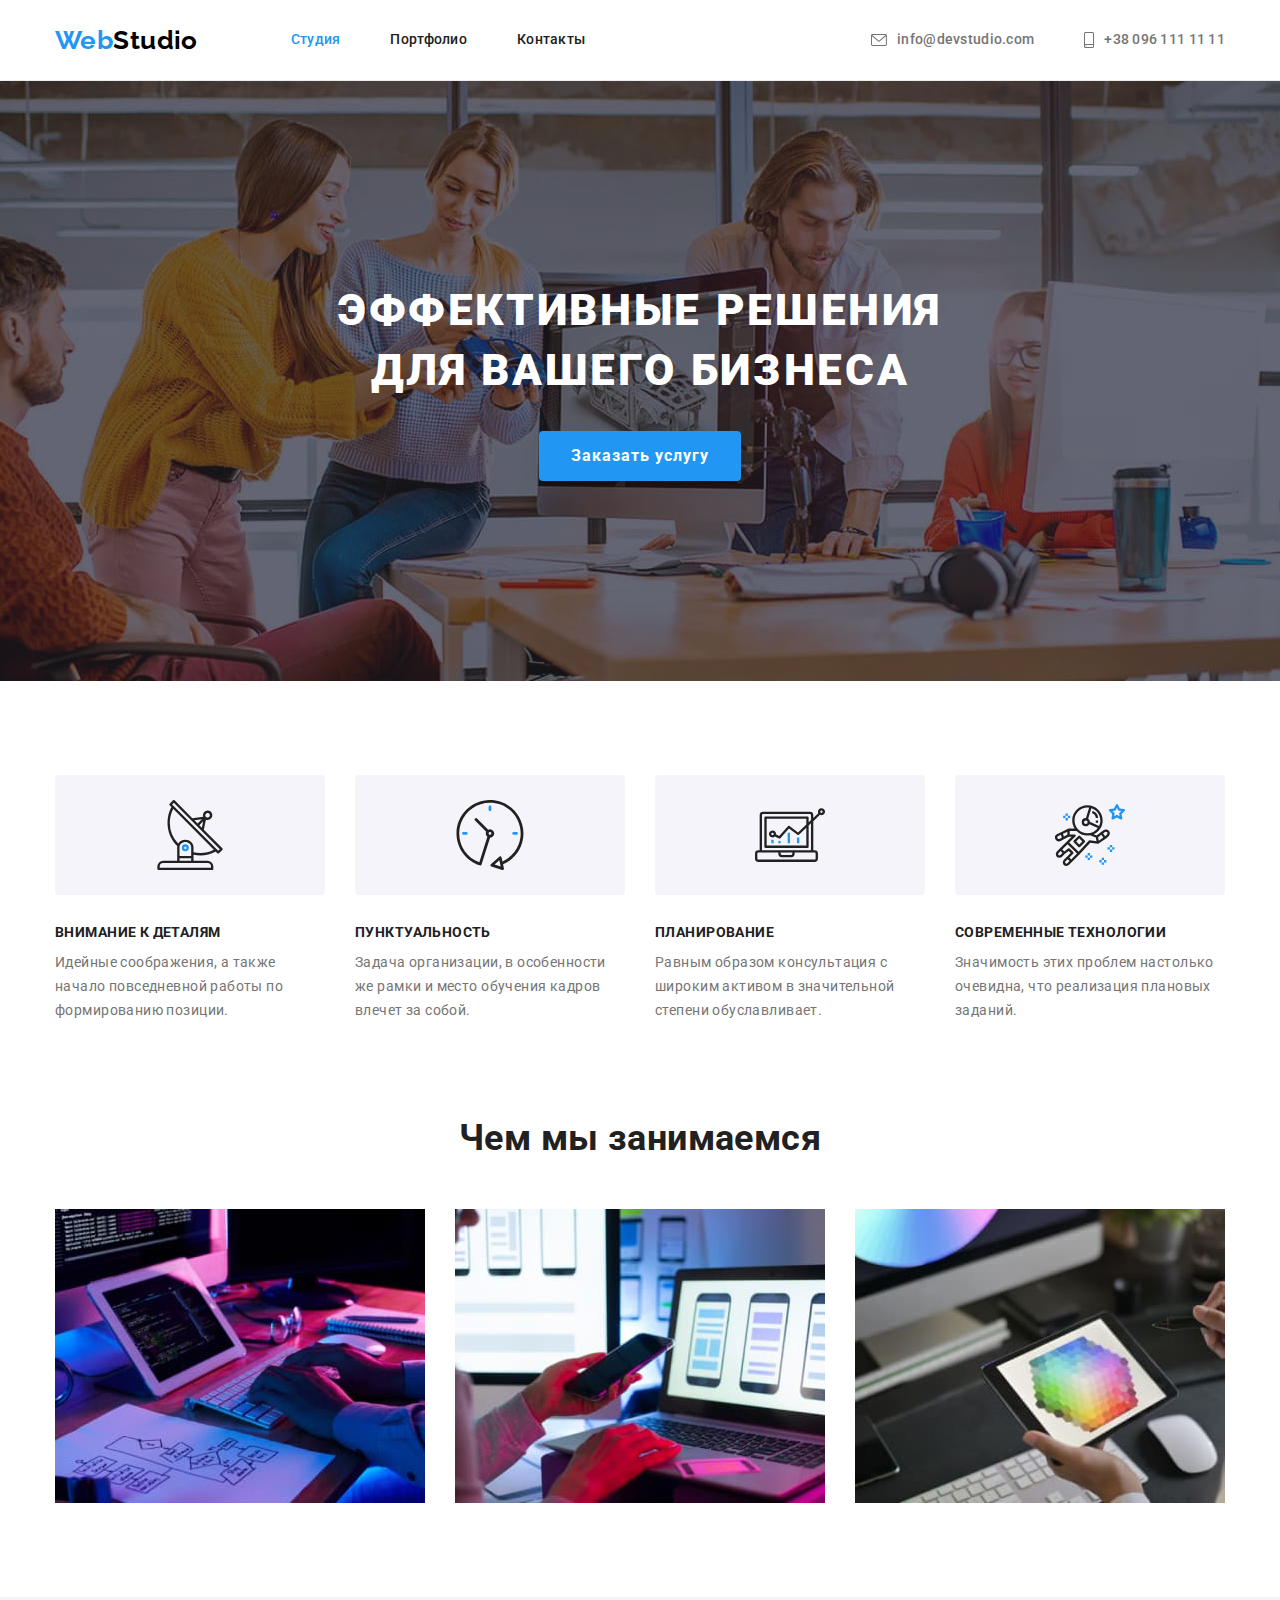
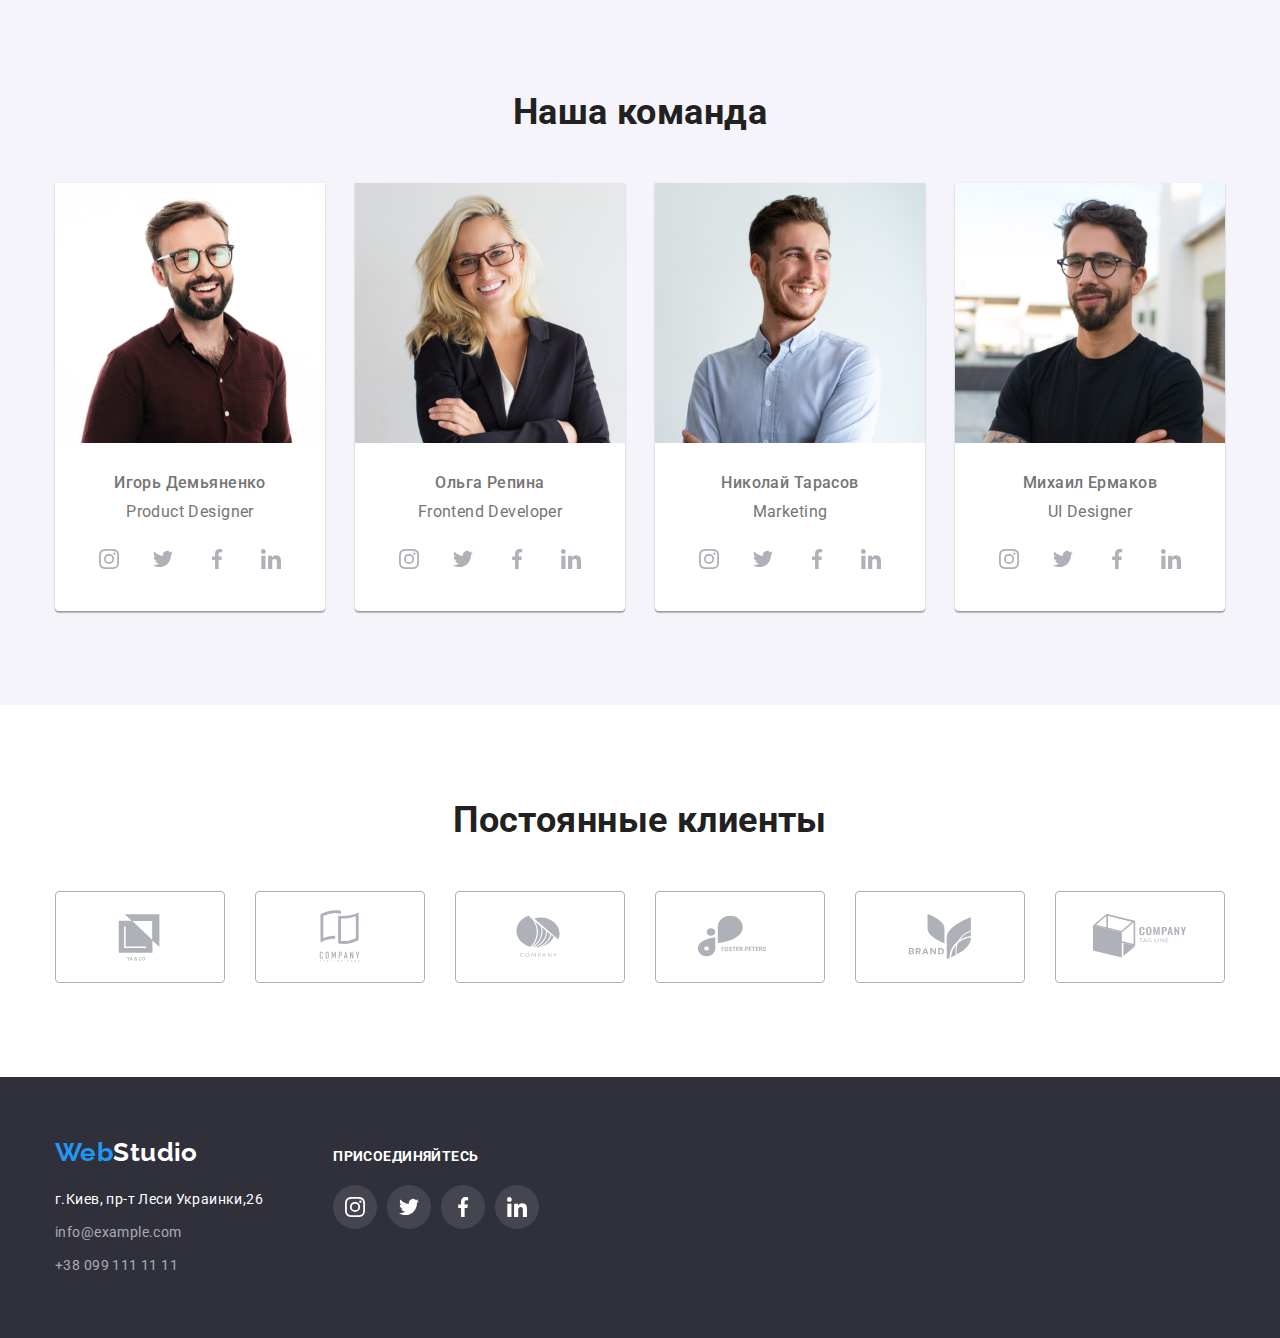
<file: index.html>
<!DOCTYPE html>
<html lang="ru">
	<head>
		<meta charset="UTF-8" />
		<meta http-equiv="X-UA-Compatible" content="IE=edge" />
		<meta name="viewport" content="width=device-width, initial-scale=1.0" />
		<title>Document</title>
		<link rel="preconnect" href="https://fonts.googleapis.com" />
		<link rel="preconnect" href="https://fonts.gstatic.com" crossorigin />
		<link
			href="https://fonts.googleapis.com/css2?family=Raleway:wght@700&family=Roboto:wght@400;500;700;900&display=swap"
			rel="stylesheet"
		/>
		<link
			rel="stylesheet"
			href="https://cdnjs.cloudflare.com/ajax/libs/modern-normalize/1.1.0/modern-normalize.min.css"
		/>
		<link rel="stylesheet" href="./css/styles.css" />
	</head>

	<body>
		<!-- Секція Header -->
		<header class="header">
			<div class="container main-nav">
				<nav class="header-nav main-nav">
					<a class="logo" href="./index.html"> <span class="accent">Web</span>Studio</a>
					<ul class="header-list list">
						<li class="header-item">
							<a class="header-link current" href="./index.html">Студия</a>
						</li>
						<li class="header-item">
							<a class="header-link" href="./portfolio.html">Портфолио</a>
						</li>
						<li class="header-item"><a class="header-link" href="#">Контакты</a></li>
					</ul>
				</nav>
				<ul class="header-contacts-list list">
					<li class="header-contacts-item">
						<a class="contacts-link" href="mailto:info@example.com">
							<svg class="contacts-icon" width="16" height="12">
								<use href="./images/icons.svg#envelope"></use></svg
							>info@devstudio.com
						</a>
					</li>
					<li class="header-contacts-item">
						<a class="contacts-link" href="tel:+380991111111">
							<svg class="contacts-icon" width="10" height="16">
								<use href="./images/icons.svg#smartphone"></use></svg
							>+38 096 111 11 11
						</a>
					</li>
				</ul>
			</div>
		</header>

		<main>
			<!-- Секція Hero -->
			<section class="hero">
				<div class="container">
					<h1 class="hero-title">
						Эффективные решения <br />
						для вашего бизнеса
					</h1>
					<button class="hero-batton" type="button">Заказать услугу</button>
				</div>
			</section>
			<!-- Секція Benefits -->
			<section class="benefits section">
				<div class="container">
					<h2 class="benefit-title visually-hidden">Достоинства компании</h2>
					<ul class="benefits-list list">
						<li class="benefits-item">
							<div class="benefits-thumb">
								<svg class="benefits-icon" width="70" height="70">
									<use href="./images/icons.svg#antenna"></use>
								</svg>
							</div>
							<h3 class="benefits-title">Внимание к деталям</h3>
							<p> Идейные соображения, а также начало повседневной работы по формированию позиции. </p>
						</li>
						<li class="benefits-item">
							<div class="benefits-thumb">
								<svg class="benefits-icon" width="70" height="70">
									<use href="./images/icons.svg#clock"></use>
								</svg>
							</div>
							<h3 class="benefits-title">Пунктуальность</h3>
							<p> Задача организации, в особенности же рамки и место обучения кадров влечет за собой. </p>
						</li>
						<li class="benefits-item">
							<div class="benefits-thumb">
								<svg class="benefits-icon" width="70" height="70">
									<use href="./images/icons.svg#diagram"></use>
								</svg>
							</div>
							<h3 class="benefits-title">Планирование</h3>
							<p> Равным образом консультация с широким активом в значительной степени обуславливает. </p>
						</li>
						<li class="benefits-item">
							<div class="benefits-thumb">
								<svg class="benefits-icon" width="70" height="70">
									<use href="./images/icons.svg#astronaut"></use>
								</svg>
							</div>
							<h3 class="benefits-title">Современные технологии</h3>
							<p>Значимость этих проблем настолько очевидна, что реализация плановых заданий.</p>
						</li>
					</ul>
				</div>
			</section>
			<!-- Секція About -->
			<section class="about section">
				<div class="container">
					<h2 class="about-title">Чем мы занимаемся</h2>
					<ul class="about-list card-set list">
						<li class="about-item card-set-item">
							<img class="about-img img" src="./images/img_1.jpg" alt="процес_програмиования" width="370" />
						</li>
						<li class="about-item card-set-item">
							<img class="about-img img" src="./images/img_2.jpg" alt="девушка_звонит" width="370" />
						</li>
						<li class="about-item card-set-item">
							<img class="about-img img" src="./images/img_3.jpg" alt="выбор_цвета_палитры" width="370" />
						</li>
					</ul>
				</div>
			</section>
			<!-- Секція Team -->
			<section class="team section">
				<div class="container">
					<h2 class="team-title">Наша команда</h2>
					<ul class="team-list card-set list">
						<li class="team-item card-set-item">
							<img class="team-img img" src="./images/img_4.jpg" alt="мужчина_Игорь Демьяненко" width="270" />
							<div class="text-container">
								<h3 class="team-unit">Игорь Демьяненко</h3>
								<p class="job-title">Product Designer</p>
								<ul class="social-network-list list">
									<li class="social-network-item">
										<a class="link-social" href="#" aria-label="instagram">
											<svg class="social-icon" width="20" height="20">
												<use href="./images/icons.svg#instagram"></use>
											</svg>
										</a>
									</li>
									<li class="social-network-item">
										<a class="link-social" href="#" aria-label="twitter">
											<svg class="social-icon" width="20" height="20">
												<use href="./images/icons.svg#twitter"></use>
											</svg>
										</a>
									</li>
									<li class="social-network-item">
										<a class="link-social" href="#" aria-label="facebook"
											><svg class="social-icon" width="20" height="20">
												<use href="./images/icons.svg#facebook"></use></svg
										></a>
									</li>
									<li class="social-network-item">
										<a class="link-social" href="#" aria-label="linkedin"
											><svg class="social-icon" width="20" height="20">
												<use href="./images/icons.svg#linkedin"></use></svg
										></a>
									</li>
								</ul>
							</div>
						</li>
						<li class="team-item card-set-item">
							<img class="team-img img" src="./images/img_5.jpg" alt="девушка_Ольга Репина" width="270" />
							<div class="text-container">
								<h3 class="team-unit">Ольга Репина</h3>
								<p class="job-title">Frontend Developer</p>
								<ul class="social-network-list list">
									<li class="social-network-item">
										<a class="link-social" href="#" aria-label="instagram"
											><svg class="social-icon" width="20" height="20">
												<use href="./images/icons.svg#instagram"></use></svg
										></a>
									</li>
									<li class="social-network-item">
										<a class="link-social" href="#" aria-label="twitter"
											><svg class="social-icon" width="20" height="20">
												<use href="./images/icons.svg#twitter"></use></svg
										></a>
									</li>
									<li class="social-network-item">
										<a class="link-social" href="#" aria-label="facebook"
											><svg class="social-icon" width="20" height="20">
												<use href="./images/icons.svg#facebook"></use></svg
										></a>
									</li>
									<li class="social-network-item">
										<a class="link-social" href="#" aria-label="linkedin"
											><svg class="social-icon" width="20" height="20">
												<use href="./images/icons.svg#linkedin"></use></svg
										></a>
									</li>
								</ul>
							</div>
						</li>
						<li class="team-item card-set-item">
							<img class="team-img img" src="./images/img_6.jpg" alt="мужчина_Николай Тарасов" width="270" />
							<div class="text-container">
								<h3 class="team-unit">Николай Тарасов</h3>
								<p class="job-title">Marketing</p>
								<ul class="social-network-list list">
									<li class="social-network-item">
										<a class="link-social" href="#" aria-label="instagram"
											><svg class="social-icon" width="20" height="20">
												<use href="./images/icons.svg#instagram"></use></svg
										></a>
									</li>
									<li class="social-network-item">
										<a class="link-social" href="#" aria-label="twitter"
											><svg class="social-icon" width="20" height="20">
												<use href="./images/icons.svg#twitter"></use></svg
										></a>
									</li>
									<li class="social-network-item">
										<a class="link-social" href="#" aria-label="facebook"
											><svg class="social-icon" width="20" height="20">
												<use href="./images/icons.svg#facebook"></use></svg
										></a>
									</li>
									<li class="social-network-item">
										<a class="link-social" href="#" aria-label="linkedin"
											><svg class="social-icon" width="20" height="20">
												<use href="./images/icons.svg#linkedin"></use></svg
										></a>
									</li>
								</ul>
							</div>
						</li>
						<li class="team-item card-set-item">
							<img class="team-img img" src="./images/img_7.jpg" alt="мужчина_Михаил Ермаков" width="270" />
							<div class="text-container">
								<h3 class="team-unit">Михаил Ермаков</h3>
								<p class="job-title">UI Designer</p>
								<ul class="social-network-list list">
									<li class="social-network-item">
										<a class="link-social" href="#" aria-label="instagram"
											><svg class="social-icon" width="20" height="20">
												<use href="./images/icons.svg#instagram"></use></svg
										></a>
									</li>
									<li class="social-network-item">
										<a class="link-social" href="#" aria-label="twitter"
											><svg class="social-icon" width="20" height="20">
												<use href="./images/icons.svg#twitter"></use></svg
										></a>
									</li>
									<li class="social-network-item">
										<a class="link-social" href="#" aria-label="facebook"
											><svg class="social-icon" width="20" height="20">
												<use href="./images/icons.svg#facebook"></use></svg
										></a>
									</li>
									<li class="social-network-item">
										<a class="link-social" href="#" aria-label="linkedin"
											><svg class="social-icon" width="20" height="20">
												<use href="./images/icons.svg#linkedin"></use></svg
										></a>
									</li>
								</ul>
							</div>
						</li>
					</ul>
				</div>
			</section>
			<!-- Секція Clients -->
			<section class="clients section">
				<div class="container">
					<h2 class="clients-title">Постоянные клиенты</h2>
					<ul class="clients-list list">
						<li class="clients-items">
							<a class="clients-link" href="#" aria-label="ya_&_co">
								<svg class="logo-icon" width="106" height="60">
									<use href="./images/icons.svg#logo_1"></use></svg
							></a>
						</li>
						<li class="clients-items">
							<a class="clients-link" href="#" aria-label="company_tagline_here">
								<svg class="logo-icon" width="106" height="60">
									<use href="./images/icons.svg#logo_2"></use></svg
							></a>
						</li>
						<li class="clients-items">
							<a class="clients-link" href="#" aria-label="company">
								<svg class="logo-icon" width="106" height="60">
									<use href="./images/icons.svg#logo_3"></use></svg
							></a>
						</li>
						<li class="clients-items">
							<a class="clients-link" href="#" aria-label="foster_peters">
								<svg class="logo-icon" width="106" height="60">
									<use href="./images/icons.svg#logo_4"></use></svg
							></a>
						</li>
						<li class="clients-items">
							<a class="clients-link" href="#" aria-label="brand">
								<svg class="logo-icon" width="106" height="60">
									<use href="./images/icons.svg#logo_5"></use></svg
							></a>
						</li>
						<li class="clients-items">
							<a class="clients-link" href="#" aria-label="company_tag_line">
								<svg class="logo-icon" width="106" height="60">
									<use href="./images/icons.svg#logo_6"></use></svg
							></a>
						</li>
					</ul>
				</div>
			</section>
		</main>
		<!-- Секція Footer -->
		<footer class="footer">
			<div class="container">
				<div class="footer-contact">
					<a class="logo" href="./index.html"> <span class="accent">Web</span>Studio</a>
					<address>
						<ul class="footer-list list">
							<li class="footer-item">
								<a
									class="footer-address"
									href="https://goo.gl/maps/8b87fUh3uZsaHk5C8"
									target="_blank"
									rel="noreferrer noopener"
								>
									г.Киев, пр-т Леси Украинки,26
								</a>
							</li>
							<li class="footer-item">
								<a class="footer-contact-link" href="mailto:info@example.com">info@example.com</a>
							</li>
							<li class="footer-item">
								<a class="footer-contact-link" href="tel:+380991111111">+38 099 111 11 11</a>
							</li>
						</ul>
					</address>
				</div>
				<div class="footer-social">
					<p class="social-title">присоединяйтесь</p>
					<ul class="social-network-list list">
						<li class="social-network-item">
							<a class="link-social" href="#" aria-label="instagram"
								><svg class="social-icon" width="20" height="20">
									<use href="./images/icons.svg#instagram"></use></svg
							></a>
						</li>
						<li class="social-network-item">
							<a class="link-social" href="#" aria-label="twitter"
								><svg class="social-icon" width="20" height="20">
									<use href="./images/icons.svg#twitter"></use></svg
							></a>
						</li>
						<li class="social-network-item">
							<a class="link-social" href="#" aria-label="facebook"
								><svg class="social-icon" width="20" height="20">
									<use href="./images/icons.svg#facebook"></use></svg
							></a>
						</li>
						<li class="social-network-item">
							<a class="link-social" href="#" aria-label="linkedin"
								><svg class="social-icon" width="20" height="20">
									<use href="./images/icons.svg#linkedin"></use></svg
							></a>
						</li>
					</ul>
				</div>
			</div>
		</footer>
	</body>
</html>
</file>
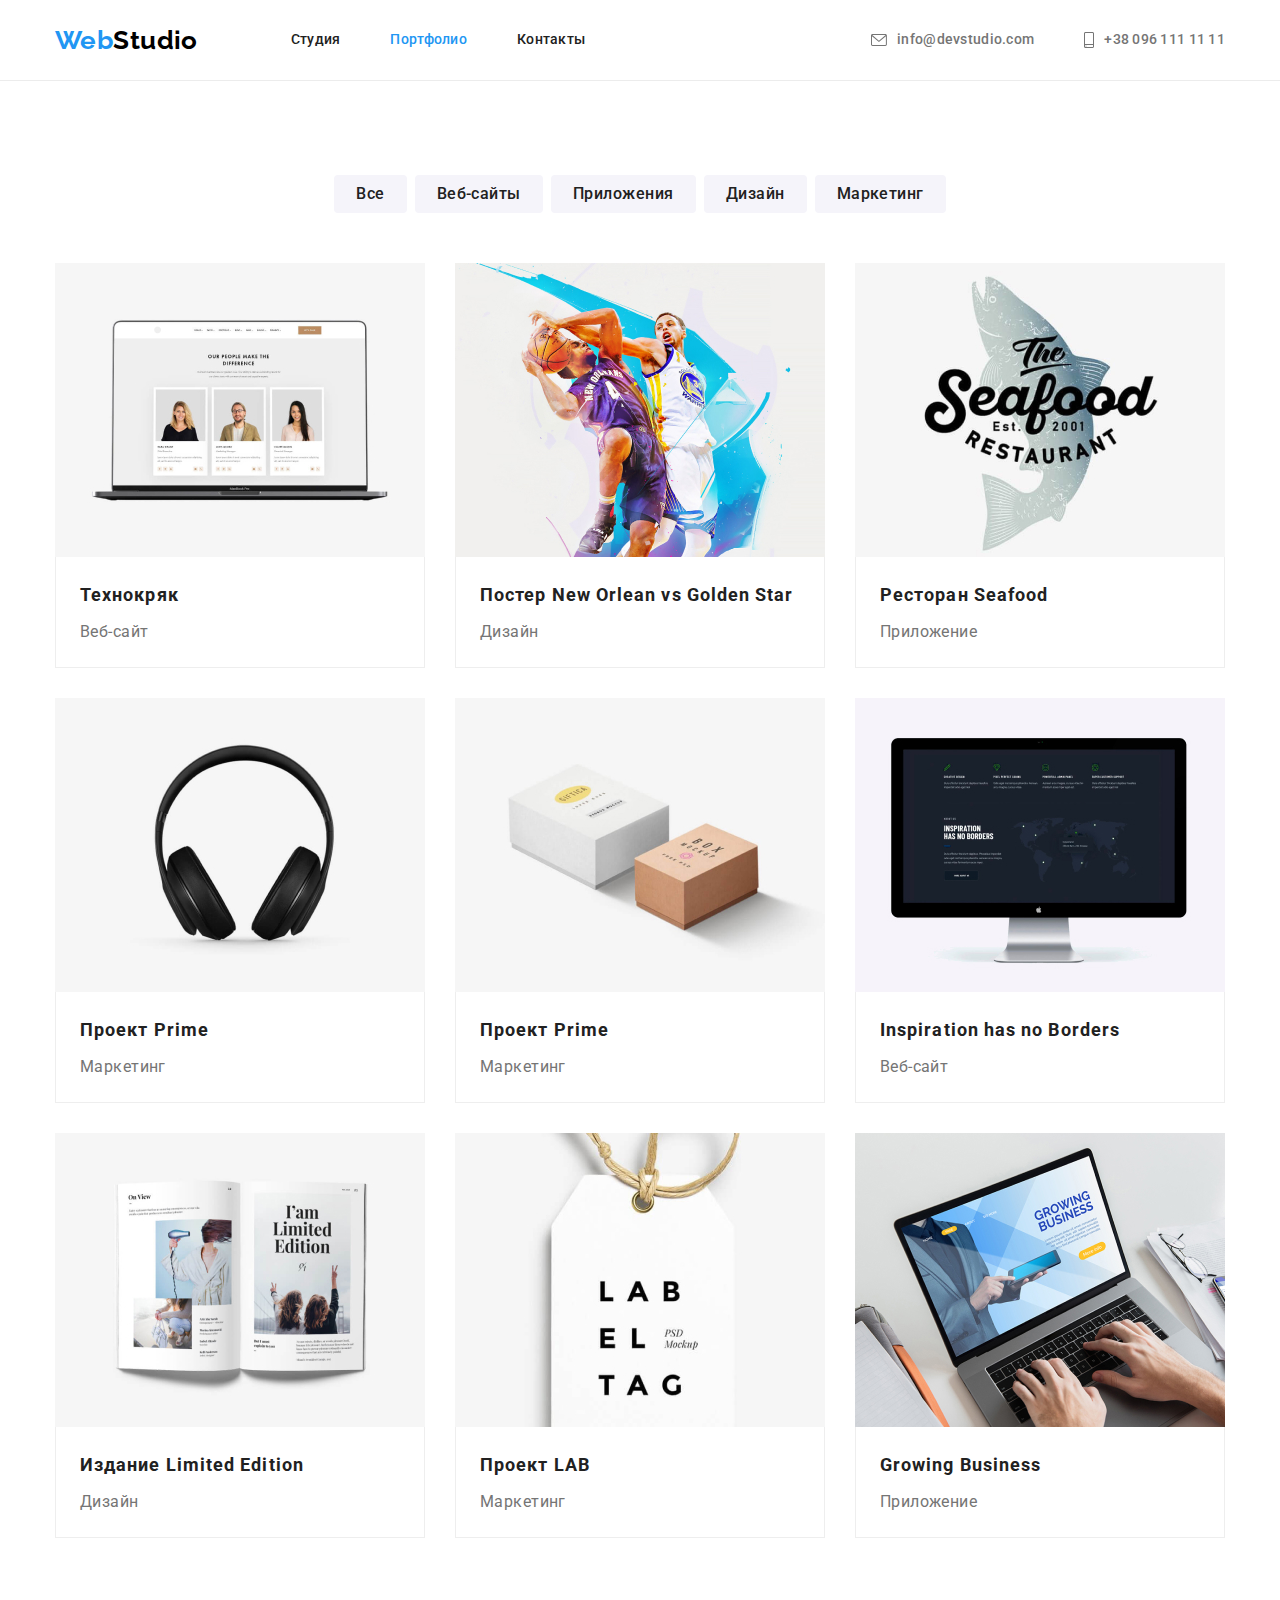
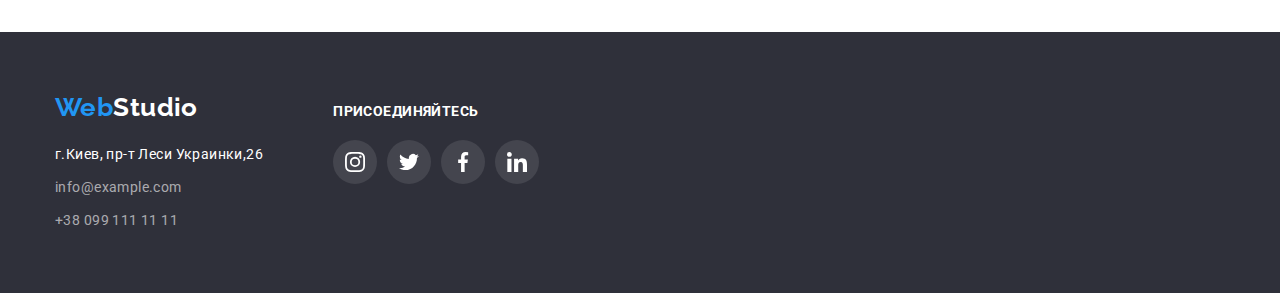
<file: portfolio.html>
<!DOCTYPE html>
<html lang="en">
	<head>
		<meta charset="UTF-8" />
		<meta http-equiv="X-UA-Compatible" content="IE=edge" />
		<meta name="viewport" content="width=device-width, initial-scale=1.0" />
		<title>Document</title>
		<link
			href="https://fonts.googleapis.com/css2?family=Raleway:wght@700&family=Roboto:wght@400;500;700;900&display=swap"
			rel="stylesheet"
		/>
		<link
			rel="stylesheet"
			href="https://cdnjs.cloudflare.com/ajax/libs/modern-normalize/1.1.0/modern-normalize.min.css"
		/>
		<link rel="stylesheet" href="./css/styles.css" />
	</head>

	<body>
		<header class="header">
			<div class="container main-nav">
				<nav class="header-nav main-nav">
					<a class="logo" href="./index.html"> <span class="accent">Web</span>Studio</a>
					<ul class="header-list list">
						<li class="header-item">
							<a class="header-link" href="./index.html">Студия</a>
						</li>
						<li class="header-item">
							<a class="header-link current" href="./portfolio.html">Портфолио</a>
						</li>
						<li class="header-item"><a class="header-link" href="#">Контакты</a></li>
					</ul>
				</nav>
				<ul class="header-contacts-list list">
					<li class="header-contacts-item">
						<a class="contacts-link" href="mailto:info@example.com">
							<svg class="contacts-icon" width="16" height="12">
								<use href="./images/icons.svg#envelope"></use></svg
							>info@devstudio.com
						</a>
					</li>
					<li class="header-contacts-item">
						<a class="contacts-link" href="tel:+380991111111">
							<svg class="contacts-icon" width="10" height="16">
								<use href="./images/icons.svg#smartphone"></use></svg
							>+38 096 111 11 11
						</a>
					</li>
				</ul>
			</div>
		</header>

		<main>
			<section class="portfolio section">
				<div class="container">
					<h1 class="visually-hidden">Портфолио</h1>
					<ul class="portfolio-filters-list list">
						<li class="item">
							<button class="portfolio-filters-item" type="button">Все</button>
						</li>
						<li class="item">
							<button class="portfolio-filters-item" type="button">Веб-сайты</button>
						</li>
						<li class="item">
							<button class="portfolio-filters-item" type="button">Приложения</button>
						</li>
						<li class="item">
							<button class="portfolio-filters-item" type="button">Дизайн</button>
						</li>
						<li class="item">
							<button class="portfolio-filters-item" type="button">Маркетинг</button>
						</li>
					</ul>
					<ul class="portfolio-projects-list card-set list">
						<li class="portfolio-projects-item card-set-item">
							<a class="portfolio-link" href="#">
								<img
									class="portfolio-img img"
									src="./images/img_8.jpg"
									alt="ноутбук_с_открытой_веб-страницей"
									width="370"
									height="294"
								/>
								<div class="title">
									<h2 class="portfolio-project">Технокряк</h2>
									<p class="portfolio-working">Веб-сайт</p>
								</div>
							</a>
						</li>
						<li class="portfolio-projects-item card-set-item">
							<a class="portfolio-link" href="#">
								<img
									class="portfolio-img img"
									src="./images/img_9.jpg"
									alt="постер_New_Orlean_vs_Golden_Star"
									width="370"
									height="294"
								/>
								<div class="title">
									<h2 class="portfolio-project">Постер New Orlean vs Golden Star</h2>
									<p class="portfolio-working">Дизайн</p>
								</div>
							</a>
						</li>
						<li class="portfolio-projects-item card-set-item">
							<a class="portfolio-link" href="#">
								<img
									class="portfolio-img img"
									src="./images/img_10.jpg"
									alt="логотип_ресторана_Seafood"
									width="370"
									height="294"
								/>
								<div class="title">
									<h2 class="portfolio-project">Ресторан Seafood</h2>
									<p class="portfolio-working">Приложение</p>
								</div>
							</a>
						</li>
						<li class="portfolio-projects-item card-set-item">
							<a class="portfolio-link" href="#">
								<img
									class="portfolio-img img"
									src="./images/img_11.jpg"
									alt="накладные_наушники"
									width="370"
									height="294"
								/>
								<div class="title">
									<h2 class="portfolio-project">Проект Prime</h2>
									<p class="portfolio-working">Маркетинг</p>
								</div>
							</a>
						</li>
						<li class="portfolio-projects-item card-set-item">
							<a class="portfolio-link" href="#">
								<img class="portfolio-img img" src="./images/img_12.jpg" alt="две_коробки" width="370" height="294" />
								<div class="title">
									<h2 class="portfolio-project">Проект Prime</h2>
									<p class="portfolio-working">Маркетинг</p>
								</div>
							</a>
						</li>
						<li class="portfolio-projects-item card-set-item">
							<a class="portfolio-link" href="#">
								<img class="portfolio-img img" src="./images/img_13.jpg" alt="монитор_Apple" width="370" height="294" />
								<div class="title">
									<h2 class="portfolio-project">Inspiration has no Borders</h2>
									<p class="portfolio-working">Веб-сайт</p>
								</div>
							</a>
						</li>
						<li class="portfolio-projects-item card-set-item">
							<a class="portfolio-link" href="#">
								<img
									class="portfolio-img img"
									src="./images/img_14.jpg"
									alt="открытая_книга"
									width="370"
									height="294"
								/>
								<div class="title">
									<h2 class="portfolio-project">Издание Limited Edition</h2>
									<p class="portfolio-working">Дизайн</p>
								</div>
							</a>
						</li>
						<li class="portfolio-projects-item card-set-item">
							<a class="portfolio-link" href="#">
								<img class="portfolio-img img" src="./images/img_15.jpg" alt="бирка" width="370" height="294" />
								<div class="title">
									<h2 class="portfolio-project">Проект LAB</h2>
									<p class="portfolio-working">Маркетинг</p>
								</div>
							</a>
						</li>
						<li class="portfolio-projects-item card-set-item">
							<a class="portfolio-link" href="#">
								<img
									class="portfolio-img img"
									src="./images/img_16.jpg"
									alt="человек_работает_за_ноутбуком"
									width="370"
									height="294"
								/>
								<div class="title">
									<h2 class="portfolio-project">Growing Business</h2>
									<p class="portfolio-working">Приложение</p>
								</div>
							</a>
						</li>
					</ul>
				</div>
			</section>
		</main>

		<footer class="footer">
			<div class="container">
				<div class="footer-contact">
					<a class="logo" href="./index.html"> <span class="accent">Web</span>Studio</a>
					<address>
						<ul class="footer-list list">
							<li class="footer-item">
								<a
									class="footer-address"
									href="https://goo.gl/maps/8b87fUh3uZsaHk5C8"
									target="_blank"
									rel="noreferrer noopener"
								>
									г.Киев, пр-т Леси Украинки,26
								</a>
							</li>
							<li class="footer-item">
								<a class="footer-contact-link" href="mailto:info@example.com">info@example.com</a>
							</li>
							<li class="footer-item">
								<a class="footer-contact-link" href="tel:+380991111111">+38 099 111 11 11</a>
							</li>
						</ul>
					</address>
				</div>
				<div class="footer-social">
					<p class="social-title">присоединяйтесь</p>
					<ul class="social-network-list list">
						<li class="social-network-item">
							<a class="link-social" href="#" aria-label="instagram"
								><svg class="social-icon" width="20" height="20">
									<use href="./images/icons.svg#instagram"></use></svg
							></a>
						</li>
						<li class="social-network-item">
							<a class="link-social" href="#" aria-label="twitter"
								><svg class="social-icon" width="20" height="20">
									<use href="./images/icons.svg#twitter"></use></svg
							></a>
						</li>
						<li class="social-network-item">
							<a class="link-social" href="#" aria-label="facebook"
								><svg class="social-icon" width="20" height="20">
									<use href="./images/icons.svg#facebook"></use></svg
							></a>
						</li>
						<li class="social-network-item">
							<a class="link-social" href="#" aria-label="linkedin"
								><svg class="social-icon" width="20" height="20">
									<use href="./images/icons.svg#linkedin"></use></svg
							></a>
						</li>
					</ul>
				</div>
			</div>
		</footer>
	</body>
</html>
</file>
<file: css/styles.css>
:root {
  /* fonts */
  --main-font: 'Roboto';
  --secondary-font: 'Raleway';

  /* text color */
  --primary-text-color: #757575;
  --title-text-color: #000000;
  --link-base-color: #212121;
  --text-white-color: #ffffff;
  --link-active-color: #2196f3;
  --footer-contact-color: rgba(255, 255, 255, 0.6);

  /* gradient */
  --hero-linear-gradient: rgba(47, 48, 58, 0.4);

  /* icon color */
  --team-icon-color:#afb1b8;
  --team-icon-focus-color:#ffffff;
  --clients-color: #afb1b8;
  --clients-focus-color: #188ce8;
  --footer-icon-color: #ffffff;

  /* background-color */
  --background-white-color: #ffffff;
  --background-secondary-color: #2f303a;
  --background-btn-active-color: #188ce8;
  --background-button-color: #f5f4fa;
  --team-icon-focus-bg: #2196f3;
  --footer-icon-bg: rgba(255, 255, 255, 0.1);
  --footer-icon-focus-bg: #2196f3;

  /* border-color */
  --header-border-color: #ececec;
  --portfolio-border-color: #eeeeee;
  --clients-border-color: #afb1b8;
  --clients-border-focus-color: #188ce8;
  --team-item-border: 0px 0px 4px 4px;

  /* box-shadow */
  --hero-batton-shadow: 0px 4px 4px rgba(0, 0, 0, 0.15);
  --team-item-shadow: 0px 1px 3px rgba(0, 0, 0, 0.12), 0px 1px 1px rgba(0, 0, 0, 0.14),
    0px 2px 1px rgba(0, 0, 0, 0.2);
  --portfolio-filters-item-shadow: 0px 3px 1px rgba(0, 0, 0, 0.1), 0px 1px 2px rgba(0, 0, 0, 0.08),
    0px 2px 2px rgba(0, 0, 0, 0.12);
    --portfolio-projects-item-shadow: 0px 1px 1px rgba(0, 0, 0, 0.12), 0px 4px 4px rgba(0, 0, 0, 0.06),
    1px 4px 6px rgba(0, 0, 0, 0.16);

  /* others */
  --items: 3;
  --indent: 30px;
}

body {
  font-family: var(--main-font), sans-serif;
  font-size: 14px;
  line-height: 1.71;
  letter-spacing: 0.03em;
  color: var(--primary-text-color);

  background-color: var(--background-white-color);
}

h1,
h2,
h3,
h4,
h5,
h6,
p {
  margin: 0;
  padding: 0;
}

.img {
  display: block;
  max-width: 100%;
  height: auto;
}

.list {
  padding: 0;
  margin: 0;
  list-style: none;
}

.section {
  padding-top: 94px;
  padding-bottom: 94px;
}

.container {
  width: 1200px;
  padding-left: 15px;
  padding-right: 15px;
  margin-left: auto;
  margin-right: auto;
}

.visually-hidden {
  position: absolute;
  width: 1px;
  height: 1px;
  margin: -1px;
  border: 0;
  padding: 0;

  white-space: nowrap;
  clip-path: inset(100%);
  clip: rect(0 0 0 0);
  overflow: hidden;
}

/* cітка із застосуванням flex-box */

.card-set {
  display: flex;
  flex-wrap: wrap;
  margin: calc(-1 * var(--indent) / 2);
}

.card-set-item {
  flex-basis: calc((100% - var(--indent) * var(--items)) / var(--items));
  margin: calc(var(--indent) / 2);
}

/* social network */

.social-network-list {
  display: flex;
}

.social-network-item {
  margin-right: 10px;
}

.social-network-item:last-child {
  margin-right: 0;
}

.link-social {
  display: flex;
  justify-content: center;
  align-items: center;
  width: 44px;
  height: 44px;

  border-radius: 50%;
}
/* end social network */

/* cекція Header */
.header {
  border-bottom: 1px solid var(--header-border-color);
}

.main-nav {
  display: flex;
  align-items: center;
}

.logo {
  display: block;

  font-family: var(--secondary-font);
  font-weight: 700;
  font-size: 26px;
  line-height: 1.19;
  color: var(--title-text-color);
  text-decoration: none;
}

.logo .accent {
  color: var(--link-active-color);
}

.header-list {
  display: flex;
  margin-left: 93px;
}

.header-nav .header-item + .header-item {
  margin-left: 50px;
}

.header-nav .header-link {
  display: block;
  padding-top: 32px;
  padding-bottom: 32px;

  font-weight: 500;
  font-size: 14px;
  line-height: 1.14;
  letter-spacing: 0.02em;
  color: var(--link-base-color);
  text-decoration: none;
}

.header-nav .header-link.current {
  color: var(--link-active-color);
}

.header-nav .header-link:hover,
.header-nav .header-link:focus {
  color: var(--link-active-color);
}

.header-contacts-list {
  display: flex;
  margin-left: auto;
  align-items: center;
}

.header-contacts-list .header-contacts-item + .header-contacts-item {
  margin-left: 50px;
}

.header-contacts-list .contacts-link {
  display: flex;
  align-items: center;
  padding-top: 32px;
  padding-bottom: 32px;

  font-weight: 500;
  font-size: 14px;
  line-height: 1.14;
  letter-spacing: 0.02em;
  color: var(--primary-text-color);
  text-decoration: none;
}

.header-contacts-list .contacts-link:hover,
.header-contacts-list .contacts-link:focus {
  color: var(--link-active-color);
}

.header .contacts-icon {
  margin-right: 10px;

  fill: currentColor;
  text-align: center;
}

/* Секція Hero */
.hero {
  max-width: 1600px;
  height: 600px;
  padding: 200px 0;
  margin-left: auto;
  margin-right: auto;

  text-align: center;

  background-image: linear-gradient(to right, var(--hero-linear-gradient), var(--hero-linear-gradient)),
    url(../images/bg-img.jpg);
  background-size: cover;
  background-repeat: no-repeat;
  background-position: center;
  background-color: var(--background-secondary-color);
}

.hero-title {
  margin-bottom: 30px;

  font-weight: 900;
  font-size: 44px;
  line-height: 1.36;
  letter-spacing: 0.06em;
  text-transform: uppercase;
  color: var(--text-white-color);
}

.hero-batton {
  display: inline-block;
  min-width: 200px;
  padding: 10px 32px;

  font-family: inherit;
  font-weight: 700;
  font-size: 16px;
  line-height: 1.88;
  letter-spacing: 0.06em;
  color: var(--text-white-color);

  text-align: center;

  background-color: var(--link-active-color);
  border-radius: 4px;
  border: none;
  box-shadow: var(--hero-batton-shadow);

  cursor: pointer;
}

.hero-batton:hover,
.hero-batton:focus {
  background-color: var(--background-btn-active-color);
}

/* Заголовки секцій  */

.about-title,
.team-title,
.clients-title {
  font-weight: 700;
  font-size: 36px;
  line-height: 1.17;
  color: var(--link-base-color);
}

/* Секція Benefits */

.benefits-list {
  display: flex;
}

.benefits-item {
  width: 270px;
  margin-right: 30px;
}

.benefits-item:last-child {
  margin-right: 0;
}

.benefits-thumb {
  width: 270px;
  height: 120px;
  padding: 25px 100px;
  margin-bottom: 30px;

  background-color: var(--background-button-color);
  border-radius: 4px;
}

.benefits .benefits-title {
  margin-bottom: 10px;

  font-weight: 700;
  font-size: 14px;
  line-height: 1.14;
  color: var(--link-base-color);
  text-transform: uppercase;
}

/* Секція About */

.about.section {
  padding-top: 0;
}

.about-title {
  text-align: center;
}

.about-title {
  margin-bottom: 50px;
}

.about-list {
  --items: 3;
}

/* Секція Team */

.team {
  text-align: center;

  background-color: var(--background-button-color);
}

.team-title {
  margin-bottom: 50px;
}

.team-item {
  background-color: var(--background-white-color);
  border-radius: var(--team-item-border);
  box-shadow: var(--team-item-shadow);
}

.team .text-container {
  padding: 30px 0;

  text-align: center;
}

.team-list {
  --items: 4;
}

.team-unit {
  margin-bottom: 10px;

  font-weight: 500;
  font-size: 16px;
  line-height: 1.19;
  color: var(--link-base-color)
  text-align: center;
}

.team .job-title {
  margin-bottom: 16px;

  font-size: 16px;
  line-height: 1.19;
  text-align: center;
}

.team .social-network-list {
  justify-content: center;
}

.team .link-social {
  color: var(--team-icon-color);
}

.team .link-social:hover,
.team .link-social:focus {
  color: var(--team-icon-focus-color);
  background-color: var(--team-icon-focus-bg);
}

.team .social-icon {
  fill: currentColor;
}

/* Секція Clients */
.clients {
  text-align: center;
}

.clients-title {
  margin-bottom: 50px;
}

.clients-list {
  display: flex;
}

.clients-items {
  margin-right: 30px;
}

.clients-items:last-child {
  margin-right: 0;
}

.clients-link {
  display: flex;
  justify-content: center;
  align-items: center;
  width: 170px;
  height: 92px;
  
  color: var(--clients-color);

  border: 1px solid var(--clients-border-color);
  border-radius: 4px;
}

.clients-link:hover,
.clients-link:focus {
  color: var(--clients-focus-color);

  border-color: var(--clients-border-focus-color);
}

.logo-icon {
  fill: currentColor;
}

/* Секція Footer */
.footer {
  padding-top: 60px;
  padding-bottom: 60px;

  background-color: var(--background-secondary-color);
}

.footer .container {
  display: flex;
  align-items: baseline;
}

.footer-contact {
  margin-right: 70px;
}

.footer .logo {
  display: inline-block;
  margin-bottom: 20px;

  color: var(--text-white-color);
}

.footer-item:not(:last-child) {
  margin-bottom: 9px;
}

.footer-address {
  font-style: normal;
  font-size: 14px;
  line-height: 1.71;
  color: var(--text-white-color);
  text-decoration: none;
}

.footer-address:hover,
.footer-address:focus {
  color: var(--link-active-color);
}

.footer-contact-link {
  font-style: normal;
  font-size: 14px;
  line-height: 1.71;
  color: var(--footer-contact-color);
  text-decoration: none;
}

.footer-contact-link:hover,
.footer-contact-link:focus {
  color: var(--link-active-color);
}

.social-title {
  margin-bottom: 20px;

  font-weight: 700;
  font-size: 14px;
  line-height: 1.14;
  color: var(--text-white-color);
  text-transform: uppercase;
}

.footer .link-social {
  color: var(--footer-icon-color);

  background-color: var(--footer-icon-bg);
}

.footer .link-social:hover,
.footer .link-social:focus {
  background-color: var(--footer-icon-focus-bg);
}

.footer .social-icon {
  fill: currentColor;
}

/* Секція Portfolio */

.portfolio-filters-list {
  display: flex;
  justify-content: center;
  margin-bottom: 50px;
}

.portfolio-filters-list .item + .item {
  margin-left: 8px;
}

.portfolio-filters-item {
  padding: 6px 22px;

  font-family: inherit;
  font-weight: 500;
  font-size: 16px;
  line-height: 1.62;
  letter-spacing: 0.03em;
  color: var(--link-base-color);
  text-align: center;

  background-color: var(--background-button-color);
  border: none;
  border-radius: 4px;

  cursor: pointer;
}

.portfolio-filters-item:hover,
.portfolio-filters-item:focus {
  color: var(--text-white-color);

  background-color: var(--link-active-color);
  box-shadow: var(--portfolio-filters-item-shadow);
}

.portfolio-projects-list {
  --items: 3;
}

.portfolio-link {
  text-decoration: none;
}

.portfolio-link:hover,
.portfolio-link:focus {
  display: block;

  box-shadow: var(--portfolio-projects-item-shadow) ;
}

.portfolio .title {
  padding: 20px 24px;

  border-left: 1px solid var(--portfolio-border-color);
  border-right: 1px solid var(--portfolio-border-color);
  border-bottom: 1px solid var(--portfolio-border-color);
}

.portfolio-project {
  margin-bottom: 4px;

  font-weight: 700;
  font-size: 18px;
  line-height: 2;
  letter-spacing: 0.06em;
  color: var(--link-base-color);
}

.portfolio-working {
  font-size: 16px;
  line-height: 1.88;
  color: var(--primary-text-color);
}
</file>
